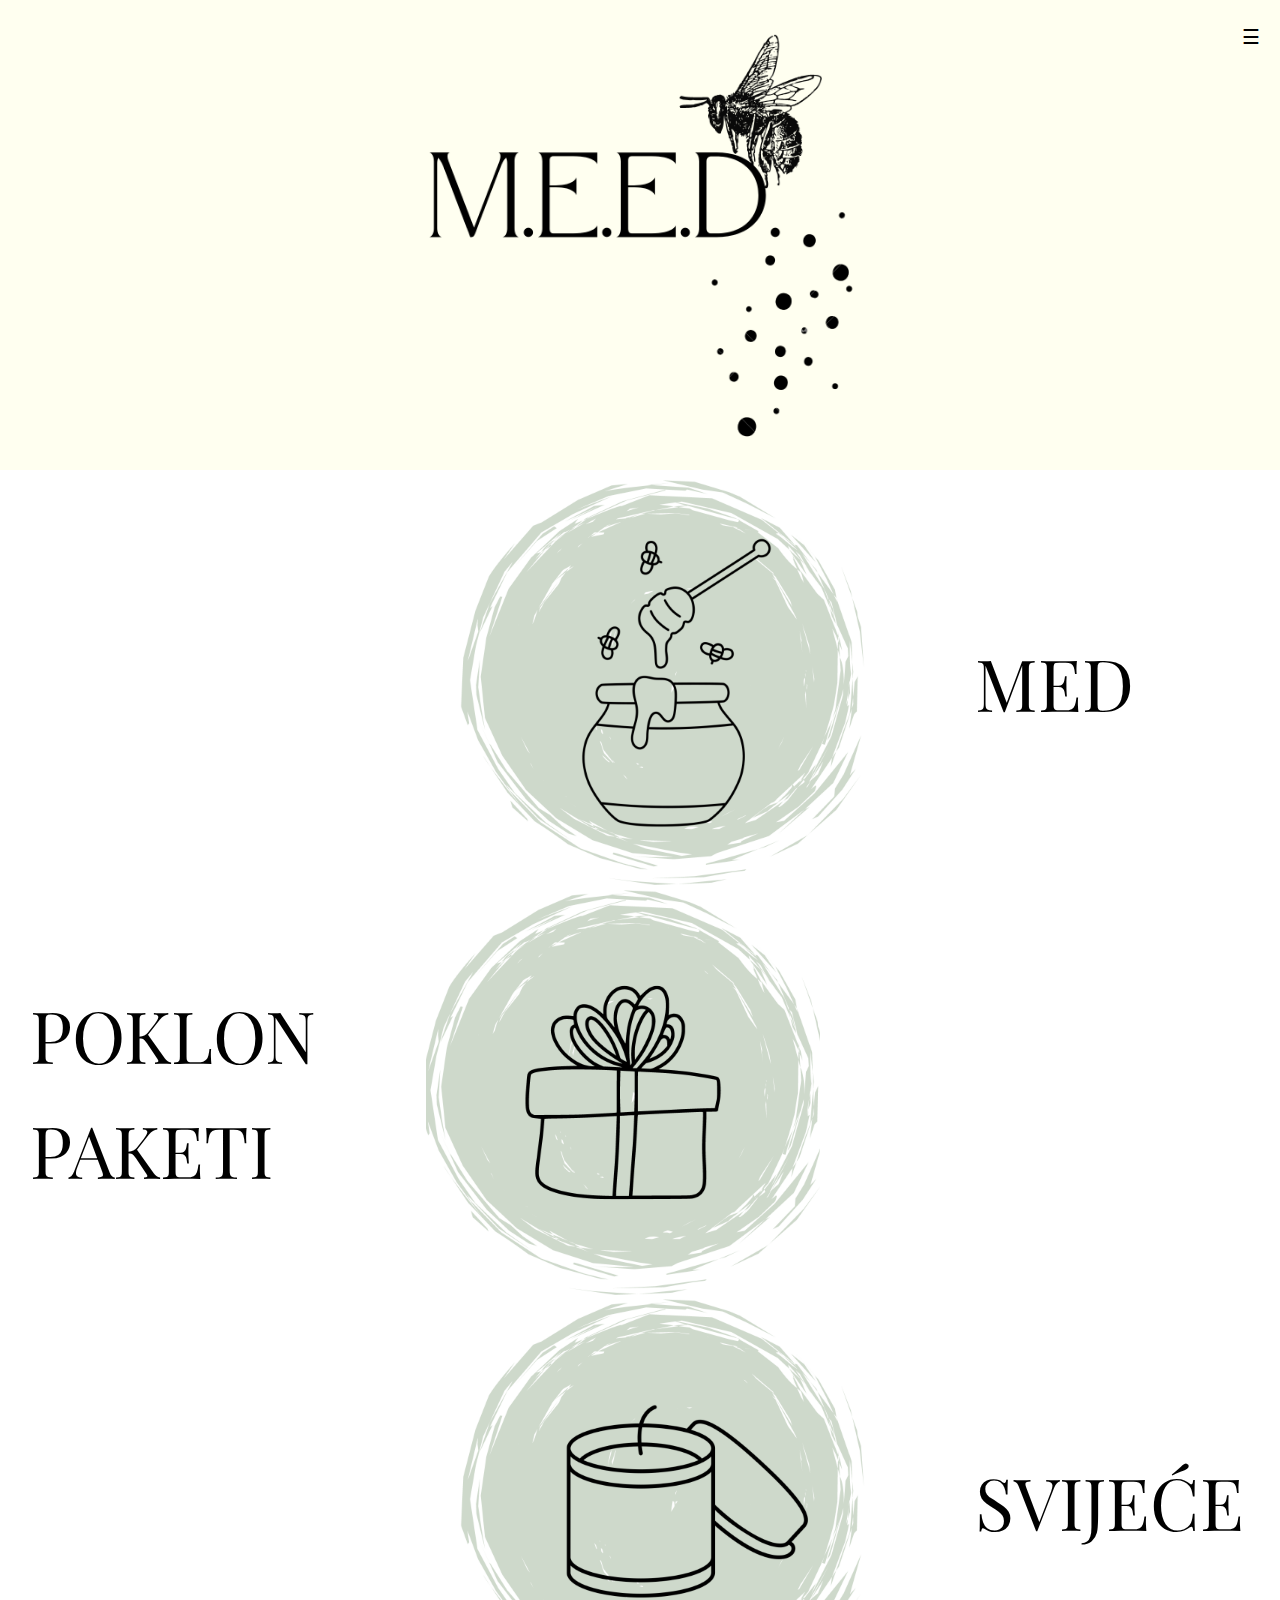
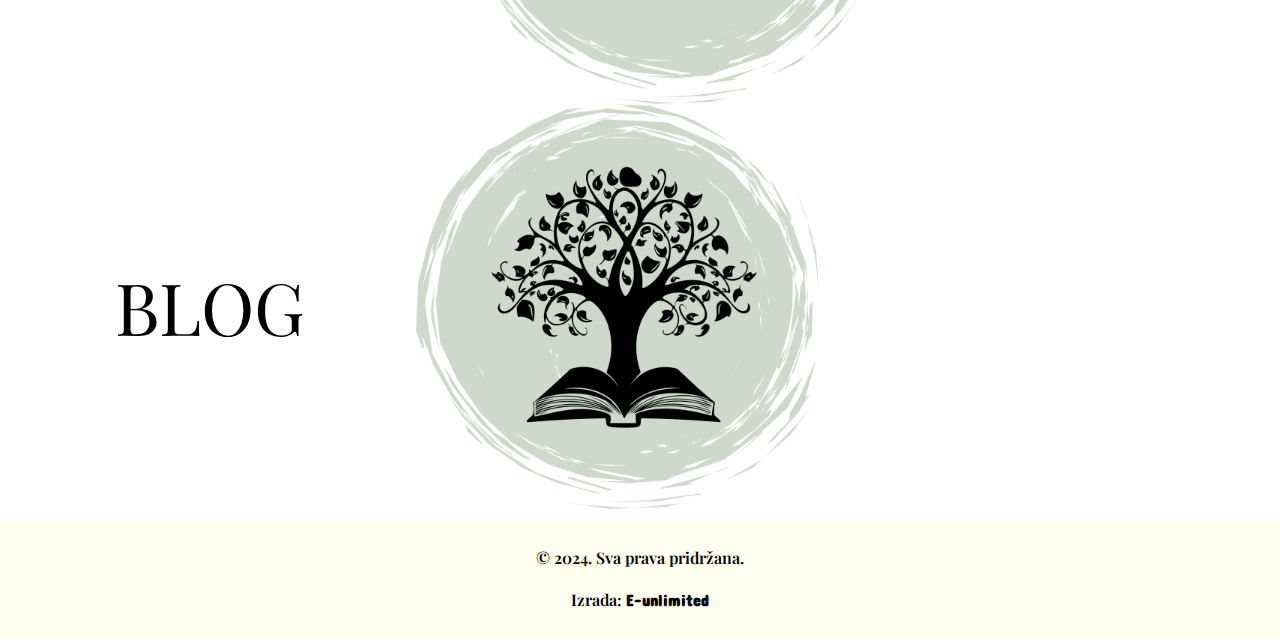
<file: index.html>
<!DOCTYPE html>
<html lang="en">
<head>
    <meta charset="UTF-8">
    <meta name="viewport" content="width=device-width, initial-scale=1.0">
    <title>M.E.E.D.</title>
    <link rel="icon" href="slike/logo.png"/>
    <link rel="stylesheet" href="css/styles.css">
    <link href="https://fonts.googleapis.com/css2?family=Caveat:wght@400..700&family=Montserrat+Alternates:ital,wght@0,100;0,200;0,300;0,400;0,500;0,600;0,700;0,800;0,900;1,100;1,200;1,300;1,400;1,500;1,600;1,700;1,800;1,900&family=Saira+Stencil+One&display=swap" rel="stylesheet">
    <link href="https://fonts.googleapis.com/css2?family=Caveat:wght@400..700&family=Concert+One&family=Montserrat+Alternates:ital,wght@0,100;0,200;0,300;0,400;0,500;0,600;0,700;0,800;0,900;1,100;1,200;1,300;1,400;1,500;1,600;1,700;1,800;1,900&family=Saira+Stencil+One&display=swap" rel="stylesheet">
    <link href="https://fonts.googleapis.com/css2?family=Caveat:wght@400..700&family=Concert+One&family=Montserrat+Alternates:ital,wght@0,100;0,200;0,300;0,400;0,500;0,600;0,700;0,800;0,900;1,100;1,200;1,300;1,400;1,500;1,600;1,700;1,800;1,900&family=Playfair+Display:ital,wght@0,400..900;1,400..900&family=Saira+Stencil+One&display=swap" rel="stylesheet">
</head>
<body>
    <header>
        <div class="menu-button" id="menuButton">☰</div>
    </header>
    <div class="header-img" style="background-image: url('slike/header.png'); background-color: #fffff0;;"></div>
    <nav id="menu">
        <ul>
            <li><a href="index.html">Početna</a></li>
            <li><a href="onama.html">O nama</a></li>
            <li><a href="med.html">Proizvodi od meda</a></li>
            <li><a href="#svijece">Svijeće</a></li>
            <li><a href="#poklonpaketi">Poklon paketi</a></li>
            <li><a href="#blog">Saznaj više</a></li>
            <li><a href="#kontakt">Kontakt</a></li>
        </ul>
    </nav>
    <main>
        <section id="gallery">
            <div class="zigzag">
                <div class="row">
                    <a href="med.html"><div class="image" style="background-image: url('slike/1.png');"></div> </a>
                    <div class="text">
                        <a href="med.html"><p style="font-size: 8vh; padding-left: 10vh;">MED </p></a>
                    </div>
                    <div class="text-box">
                        <p>Lorem ipsum dolor, sit amet consectetur adipisicing elit. Molestiae, earum.</p>
                    </div>
                </div>
                <div class="row reverse">
                    <div class="image" style="background-image: url('slike/2.png');"></div>
                    <div class="text">
                        <p style="font-size: 8vh; padding-right: 10vh;">POKLON <br> PAKETI</p>
                    </div>
                    <div class="text-box-rev">
                        <p>Lorem ipsum dolor sit amet consectetur adipisicing elit. Aliquid, laudantium?</p>
                    </div>
                </div>
                <div class="row">
                    <div class="image" style="background-image: url('slike/3.png');"></div>
                    <div class="text">
                        <p style="font-size: 8vh; padding-left: 10vh;">SVIJEĆE</p>
                    </div>
                    <div class="text-box">
                        <p>Lorem ipsum dolor sit amet consectetur adipisicing elit. Porro, repellat.</p>
                    </div>
                </div>
                <div class="row reverse">
                    <div class="image" style="background-image: url('slike/4.png');"></div>
                    <div class="text">
                        <p style="font-size: 8vh; padding-right: 10vh;">BLOG</p>
                    </div>
                    <div class="text-box-rev">
                        <p>Lorem ipsum dolor sit amet consectetur, adipisicing elit. Consequatur, eaque!</p>
                    </div>
                </div>
            </div>
        </section>
    </main>
    <footer>
        <p style="font-family: 'Playfair Display';">&copy; 2024. Sva prava pridržana.</p>
        <p>Izrada: <a href="#" style="font-family: 'Concert One';">E-unlimited</a></p>
    </footer>
    <script src="script.js"></script>
</body>
</html>
</file>
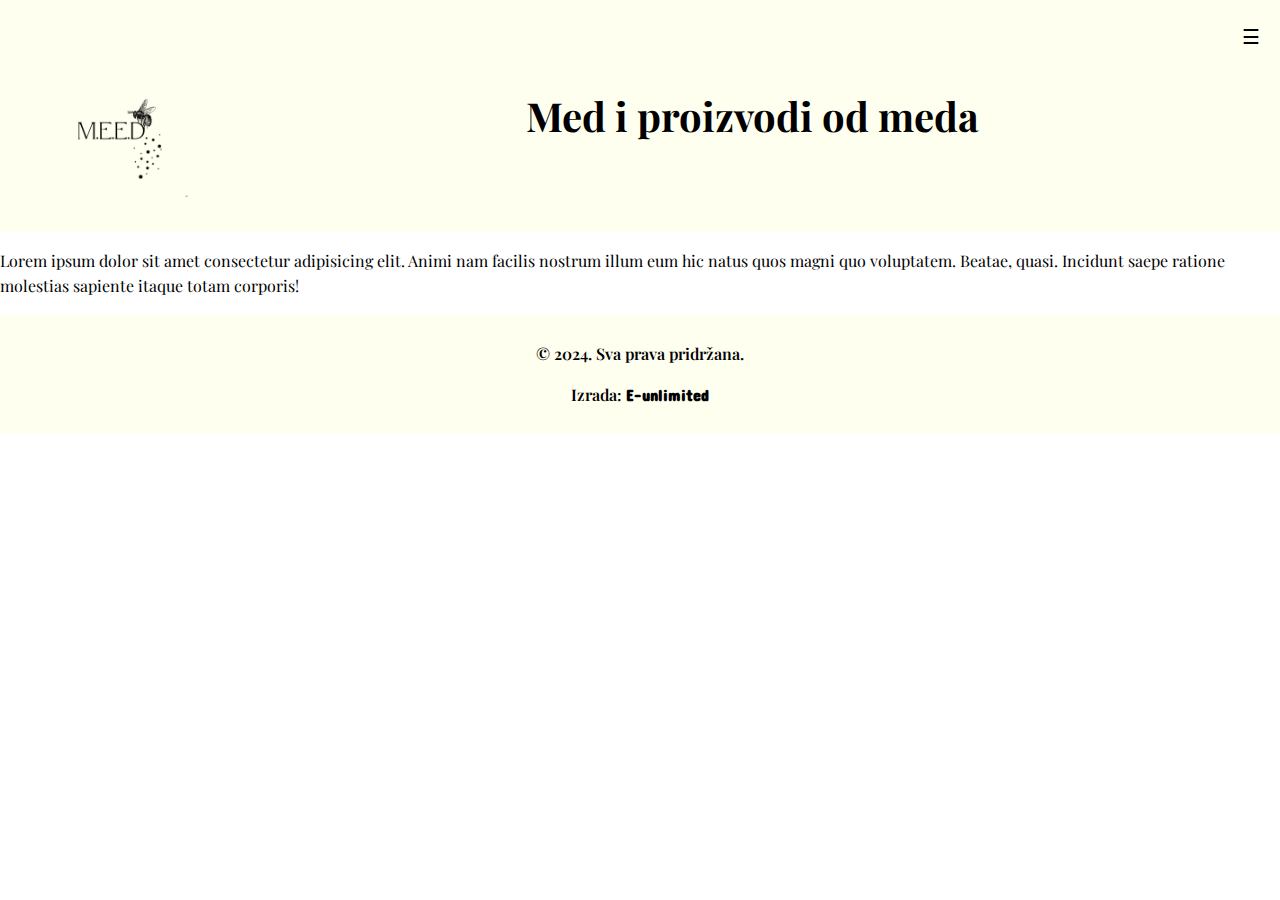
<file: med.html>
<!DOCTYPE html>
<html lang="en">
<head>
    <meta charset="UTF-8">
    <meta name="viewport" content="width=device-width, initial-scale=1.0">
    <title>Med i proizvodi od meda</title>
    <link rel="icon" href="slike/logo.png"/>
    <link rel="stylesheet" href="css/styles.css">
    <link href="https://fonts.googleapis.com/css2?family=Caveat:wght@400..700&family=Montserrat+Alternates:ital,wght@0,100;0,200;0,300;0,400;0,500;0,600;0,700;0,800;0,900;1,100;1,200;1,300;1,400;1,500;1,600;1,700;1,800;1,900&family=Saira+Stencil+One&display=swap" rel="stylesheet">
    <link href="https://fonts.googleapis.com/css2?family=Caveat:wght@400..700&family=Concert+One&family=Montserrat+Alternates:ital,wght@0,100;0,200;0,300;0,400;0,500;0,600;0,700;0,800;0,900;1,100;1,200;1,300;1,400;1,500;1,600;1,700;1,800;1,900&family=Saira+Stencil+One&display=swap" rel="stylesheet">
    <link href="https://fonts.googleapis.com/css2?family=Caveat:wght@400..700&family=Concert+One&family=Montserrat+Alternates:ital,wght@0,100;0,200;0,300;0,400;0,500;0,600;0,700;0,800;0,900;1,100;1,200;1,300;1,400;1,500;1,600;1,700;1,800;1,900&family=Playfair+Display:ital,wght@0,400..900;1,400..900&family=Saira+Stencil+One&display=swap" rel="stylesheet">
</head>
<body>
    <header>
        <div class="logo">
            <a href="index.html"><img src="slike/logo.png" alt="Logo"></a>
        </div>
        <div class="header-text">
            <h1>Med i proizvodi od meda</h1>
        </div>
        <div class="menu-button" id="menuButton">☰</div>
    </header>
    <nav id="menu">
        <ul>
            <li><a href="index.html">Početna</a></li>
            <li><a href="onama.html">O nama</a></li>
            <li><a href="#med">Proizvodi od meda</a></li>
            <li><a href="#svijece">Svijeće</a></li>
            <li><a href="#poklonpaketi">Poklon paketi</a></li>
            <li><a href="#blog">Saznaj više</a></li>
            <li><a href="#kontakt">Kontakt</a></li>
        </ul>
    </nav>

    <main>
        <p>Lorem ipsum dolor sit amet consectetur adipisicing elit. Animi nam facilis nostrum illum eum hic natus quos magni quo voluptatem. Beatae, quasi. Incidunt saepe ratione molestias sapiente itaque totam corporis!</p>
    </main>

    <footer>
        <p style="font-family: 'Playfair Display';">&copy; 2024. Sva prava pridržana.</p>
        <p>Izrada: <a href="#" style="font-family: 'Concert One';">E-unlimited</a></p>
    </footer>

    <script src="script.js"></script>
</body>
</html>
</file>
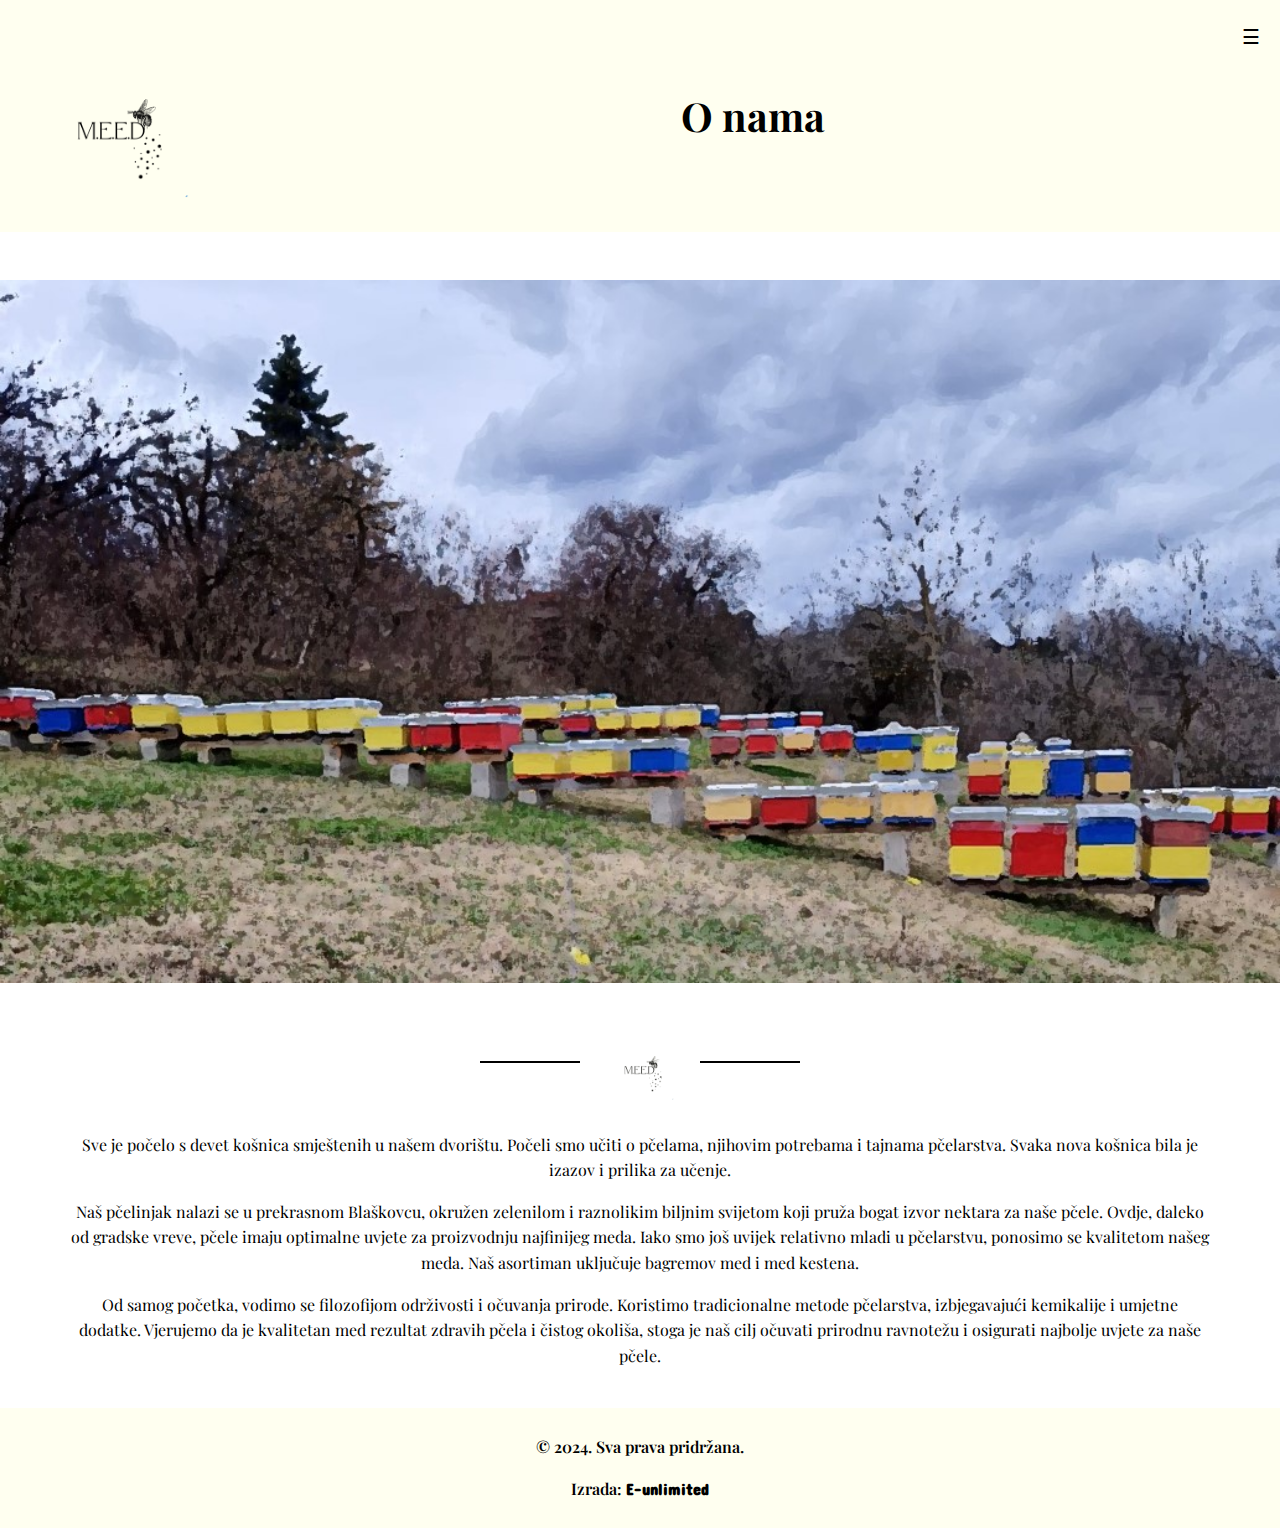
<file: onama.html>
<!DOCTYPE html>
<html lang="en">
<head>
    <meta charset="UTF-8">
    <meta name="viewport" content="width=device-width, initial-scale=1.0">
    <title>O nama</title>
    <link rel="icon" href="slike/logo.png"/>
    <link rel="stylesheet" href="css/styles.css">
    <link href="https://fonts.googleapis.com/css2?family=Caveat:wght@400..700&family=Montserrat+Alternates:ital,wght@0,100;0,200;0,300;0,400;0,500;0,600;0,700;0,800;0,900;1,100;1,200;1,300;1,400;1,500;1,600;1,700;1,800;1,900&family=Saira+Stencil+One&display=swap" rel="stylesheet">
    <link href="https://fonts.googleapis.com/css2?family=Caveat:wght@400..700&family=Concert+One&family=Montserrat+Alternates:ital,wght@0,100;0,200;0,300;0,400;0,500;0,600;0,700;0,800;0,900;1,100;1,200;1,300;1,400;1,500;1,600;1,700;1,800;1,900&family=Saira+Stencil+One&display=swap" rel="stylesheet">
    <link href="https://fonts.googleapis.com/css2?family=Caveat:wght@400..700&family=Concert+One&family=Montserrat+Alternates:ital,wght@0,100;0,200;0,300;0,400;0,500;0,600;0,700;0,800;0,900;1,100;1,200;1,300;1,400;1,500;1,600;1,700;1,800;1,900&family=Playfair+Display:ital,wght@0,400..900;1,400..900&family=Saira+Stencil+One&display=swap" rel="stylesheet">
</head>
<body>
    <header>
        <div class="logo">
            <a href="index.html"><img src="slike/logo.png" alt="Logo"></a>
        </div>
        <div class="header-text">
            <h1>O nama</h1>
        </div>
        <div class="menu-button" id="menuButton">☰</div>
    </header>
    <nav id="menu">
        <ul>
            <li><a href="index.html">Početna</a></li>
            <li><a href="onama.html">O nama</a></li>
            <li><a href="med.html">Proizvodi od meda</a></li>
            <li><a href="#svijece">Svijeće</a></li>
            <li><a href="#poklonpaketi">Poklon paketi</a></li>
            <li><a href="#blog">Saznaj više</a></li>
            <li><a href="#kontakt">Kontakt</a></li>
        </ul>
    </nav>

    <main>
        <section id="highlight">
            <div class="highlight-img" style="background-image: url('slike/pcelinjak.jpg');"></div>
            <div class="decorative-line">
                <span class="line"></span>
                <img src="slike/logo-bg.png" alt="Decorative Symbol" class="decorative-image">
                <span class="line"></span>
            </div>
            <div class="highlight-text">
                <p>Sve je počelo s devet košnica smještenih u našem dvorištu. Počeli smo učiti o pčelama, njihovim potrebama i tajnama pčelarstva. Svaka nova košnica bila je izazov i prilika za učenje.</p>

                <p>Naš pčelinjak nalazi se u prekrasnom Blaškovcu, okružen zelenilom i raznolikim biljnim svijetom koji pruža bogat izvor nektara za naše pčele. Ovdje, daleko od gradske vreve, pčele imaju optimalne uvjete za proizvodnju najfinijeg meda. Iako smo još uvijek relativno mladi u pčelarstvu, ponosimo se kvalitetom našeg meda. Naš asortiman uključuje bagremov med i med kestena.</p>

                <p>Od samog početka, vodimo se filozofijom održivosti i očuvanja prirode. Koristimo tradicionalne metode pčelarstva, izbjegavajući kemikalije i umjetne dodatke. Vjerujemo da je kvalitetan med rezultat zdravih pčela i čistog okoliša, stoga je naš cilj očuvati prirodnu ravnotežu i osigurati najbolje uvjete za naše pčele.</p>
            </div>
        </section>
    </main>

    <footer>
        <p style="font-family: 'Playfair Display';">&copy; 2024. Sva prava pridržana.</p>
        <p>Izrada: <a href="#" style="font-family: 'Concert One';">E-unlimited</a></p>
    </footer>

    <script src="script.js"></script>
</body>
</html>
</file>
<file: css/styles.css>
body, ul {
  margin: 0;
  padding: 0;
  list-style: none;
}

body {
  font-family: "Playfair Display", serif;
  line-height: 1.6;
  background-color: white;
  cursor: auto;
}

a {
  color: inherit; /* Inherits the color of the parent element */
  text-decoration: none; /* Removes underline */
}

/* Remove underline and change color for links in visited state */
a:visited {
  color: inherit; /* Inherits the color of the parent element */
  text-decoration: none; /* Removes underline */
}

/* Header and Hero Section */
header {
  display: flex;
  justify-content: space-between;
  align-items: center;
  position: relative;
  background-color: #fffff0;
}

p {
  position: center;
}

.header-img {
  padding-top: 20px;
  height: 50vh;
  width: 100vw;
  display: flex;
  background-size: contain;
  background-position: center;
  background-repeat: no-repeat;
}

main p {
  font-family: "Playfair Display", serif;
}

.logo img {
  height: 25vh; /* Adjust as needed */
}

.header-text {
  flex-grow: 1;
  text-align: center;
}

.header-text h1 {
  font-size: 40px; /* Adjust as needed */
  margin: 0;
}

.menu-button {
  position: absolute;
  top: 20px;
  right: 20px;
  font-size: 20px;
  color: black;
  cursor: default;
}

.hero {
  color: black;
  height: 400px;
  display: flex;
  justify-content: center;
  align-items: center;
  text-align: center;
}

.hero h1 {
  font-size: 48px;
}

/* Navigation Menu */
nav {
  display: none;
  position: fixed;
  top: 0;
  right: 0;
  background-color: #ced9cb;
  height: 100%;
  width: 250px;
  z-index: 1000;
  padding: 15px;
  box-shadow: -2px 0 5px rgba(0, 0, 0, 0.5);
}

nav ul {
  list-style: none;
  padding: 0;
  margin: 0;
}

nav ul li {
  margin: 20px 0;
}

nav ul li a {
  color: black;
  text-decoration: none;
  font-size: 14px;
  transition: color 0.3s ease;
}

nav ul li a:hover {
  color: #fffff0;
}

#highlight {
  text-align: center;
  margin: 40px auto;
}

.highlight-img {
  height: 80vh;
  width: 100vw;
  margin: 0 auto;
  background-size: contain;
  background-position: center;
  background-repeat: no-repeat;
  display: flex;
}

.highlight-text p {
  display: flex;
  padding-left: 70px;
  padding-right: 70px;
}

.decorative-line {
  display: flex;
  justify-content: center;
  align-items: center;
  margin: 20px 0;
}

.line {
  display: inline-block;
  width: 100px;
  height: 2px;
  background-color: black;
}

.decorative-image {
  display: inline-block;
  width: 100px; /* Adjust size as needed */
  height: auto;
  margin: 0 10px;
}

/* Gallery Section */
#gallery {
  padding: 10px;
}

.zigzag {
  display: flex;
  flex-direction: column;
}

.row {
  padding-left: 50vh;
  display: flex;
  align-items: center;
}

.row.reverse {
  flex-direction: row-reverse;
  align-items: center;
  padding-right: 50vh;
  padding-left: 0;
}

.image {
  height: 45vh;
  width: 45vh;
  display: flex;
  background-size: cover;
  background-position: center;
  transition: transform 0.3s ease;
}

.image:hover {
  transform: scale(1.2);
}

/* Text Animation */
.text {
  padding: 20px;
  font-family: "Playfair Display", serif;
  opacity: 1;
}

.text-box {
  position: right;
  bottom: 0;
  left: 0;
  right: 0;
  display: none;
  background-color: #fffff0;
  color: black;
  padding: 20px;
  border-radius: 30px;
  box-shadow: 0 0 10px rgba(0, 0, 0, 0.5);
}

.row:hover .text-box {
  display: block;
}

.text-box-rev {
  position: right;
  display: none;
  background-color: #fffff0;
  color: black;
  padding: 20px;
  border-radius: 30px;
  box-shadow: 0 0 10px rgba(0, 0, 0, 0.5);
}

.row:hover .text-box-rev {
  display: block;
}

.box-element {
  position: relative;
  display: inline-block;
  padding: 20px;
}

.box-element::before {
  content: "";
  position: absolute;
  top: 0;
  left: 0;
  right: 0;
  bottom: 0;
  border: 2px solid transparent;
  transition: border-color 1s;
}

.text-box p {
  font-size: 10px;
}

.text-box-rev p {
  font-size: 10px;
}

.box-element.visible::before {
  border-color: black;
}

/* Footer */
footer {
  background-color: #fffff0;
  color: black;
  text-align: center;
  padding: 10px 0;
  font-family: "Playfair Display", sans-serif;
  font-weight: 600;
  font-style: normal;
}/*# sourceMappingURL=styles.css.map */
</file>
